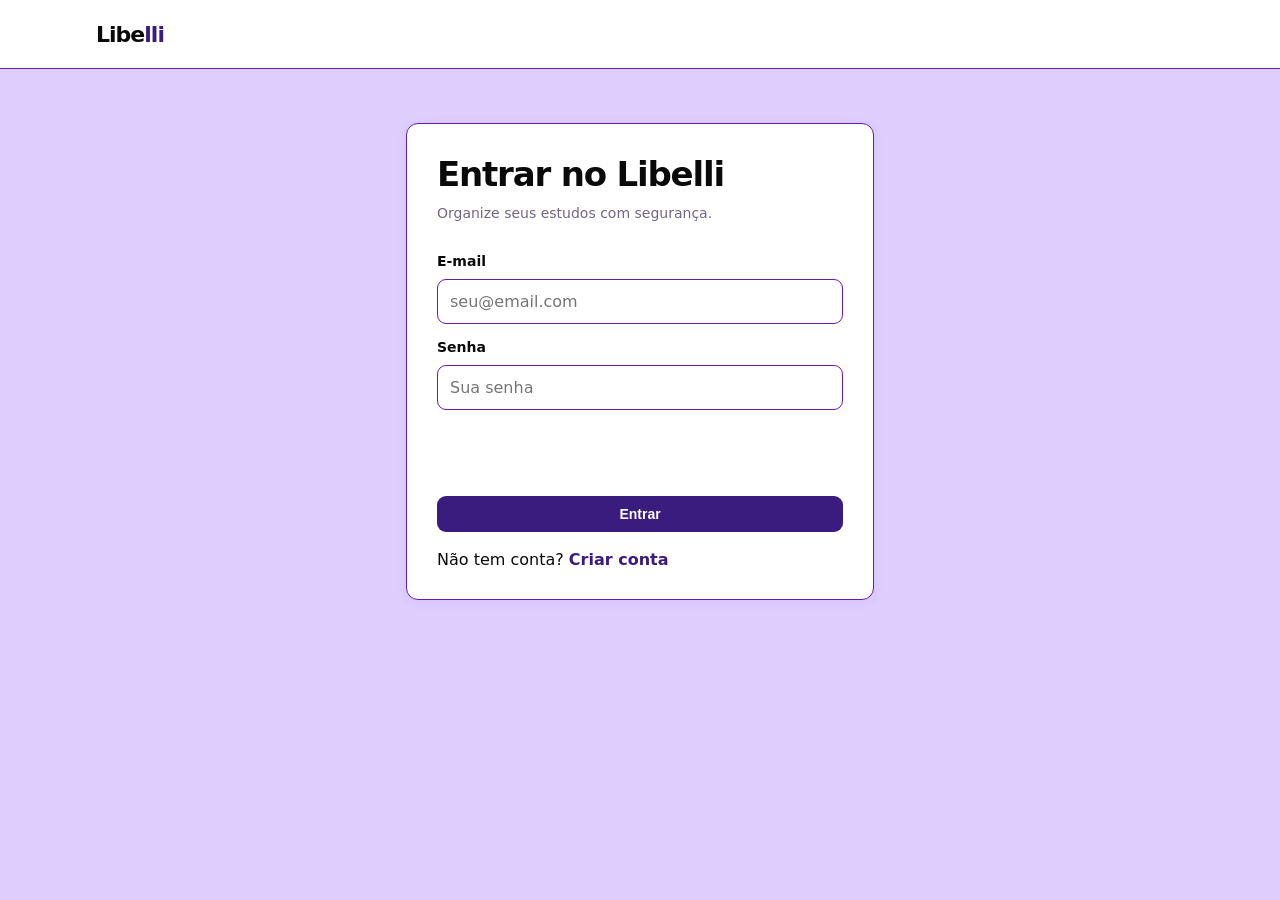
<file: frontend/index.html>
<html lang="eng">
  <head>
    <meta charset="utf-8" />
    <meta name="viewport" content="width=device-width, initial-scale=1" />
    <title>Libelli</title>
    <meta
      name="description"
      content="Gere resumos, atividades e explicações com a Libi IA e organize suas matérias."
    />
    <link rel="stylesheet" href="styles.css" />
  </head>
  <body>
    <header class="topbar">
      <div class="container">
        <a class="logo" href="index.html">Libe<span>lli</span></a>
        <nav class="main">
          <a data-nav href="index.html">Libi IA</a>
          <a data-nav href="materias.html">Matérias</a>
          <a data-nav href="estudos.html">Estudos</a>
    <a data-nav href="planos.html">Planos de estudo</a>
        </nav>
        <button class="icon-btn" id="theme-toggle" type="button" aria-label="Alternar tema" title="Alternar tema"><span class="theme-icon" aria-hidden="true"></span></button>
      </div>
    </header>

    <main class="container">
      <h1>Libi IA</h1>

      <div class="layout chat-layout">
        <aside class="card chat-sidebar" aria-label="Histórico de conversas">
          <div class="chat-sidebar-head">
            <h2>Conversas</h2>
            <button class="btn secondary" id="chat-new" type="button">Nova</button>
          </div>
          <div id="chat-conversations" class="chat-conversations">
            <p class="sub">Carregando histórico...</p>
          </div>
        </aside>
        <section class="card chat-panel">
          <h2 id="chat-current-title">Nova conversa</h2>
          <div id="chat">
            <div class="msg libi">
              Olá, eu sou a Libi! Diga o tema que você está estudando e eu monto um resumo ou uma
              lista de atividades.
            </div>
          </div>

          <div class="chips">
            <button class="chip" data-sugestao>Resuma a Revolução Francesa</button>
            <button class="chip" data-sugestao>10 questões de funções do 2º grau</button>
            <button class="chip" data-sugestao>Explique fotossíntese</button>
          </div>

          <div class="row">
            <textarea id="chat-input" rows="2" placeholder="Escreva o tema..."></textarea>
            <button class="btn" id="chat-send">Enviar</button>
          </div>
        </section>

        
      </div>
    </main>

    <nav class="bottom">
      <a data-nav href="index.html">Libi IA</a>

      <a data-nav href="materias.html">Matérias</a>
          <a data-nav href="estudos.html">Estudos</a>
    <a data-nav href="planos.html">Planos de estudo</a>
    </nav>

    <script src="api.js"></script>
    <script src="formatar_ia.js"></script>
    <script src="auth.js"></script>
    <script src="app.js"></script>
    <script src="chat.js"></script>
  </body>
</html>
</file>
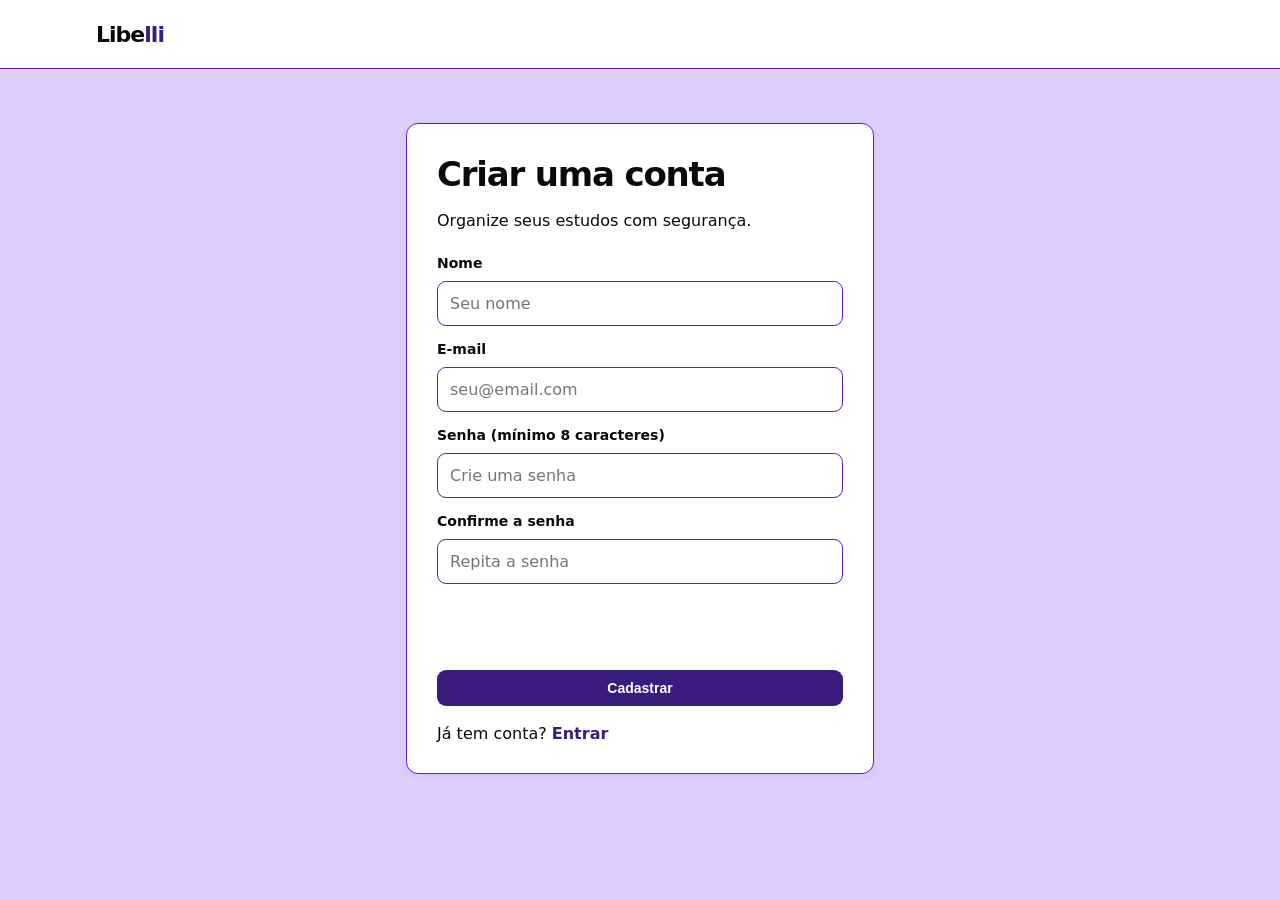
<file: frontend/cadastro.html>
<!DOCTYPE html>
<html lang="eng">
<head>
    <meta charset="utf-8" />
    <meta name="viewport" content="width=device-width, initial-scale=1" />
    <title>Criar conta</title>
    <link rel="stylesheet" href="styles.css" />
</head>
<body>

    <header class="topbar">
        <div class="container">
            <a class="logo" href="login.html">Libe<span>lli</span></a>
        </div>
    </header>

    <main class="container" style="max-width:500px; margin:6vh auto;">
        <section class="card auth-card">
            <h1>Criar uma conta</h1>
            <p>Organize seus estudos com segurança.</p>

            <form id="form-auth" class="auth-form">
                <label for="nome">Nome</label>
                <input id="nome" required maxlength="120" autocomplete="name" placeholder="Seu nome" />

                <label for="email">E-mail</label>
                <input id="email" type="email" required maxlength="150" autocomplete="email" placeholder="seu@email.com" />

                <label for="senha">Senha (mínimo 8 caracteres)</label>
                <input id="senha" type="password" required minlength="8" autocomplete="new-password" placeholder="Crie uma senha" />

                <label for="confirmar">Confirme a senha</label>
                <input id="confirmar" type="password" required minlength="8" autocomplete="new-password" placeholder="Repita a senha" />

                <p id="erro-auth" role="alert" aria-live="polite" style="color:#d04a4a; min-height:1.5em;"></p>

                <button class="btn" type="submit" id="botao-auth">Cadastrar</button>
            </form>

            <p style="margin-top:18px;">Já tem conta? <a href="login.html">Entrar</a></p>
        </section>
    </main>

    <script src="api.js"></script>
    <script src="autenticacao.js"></script>
</body>
</html>
</file>
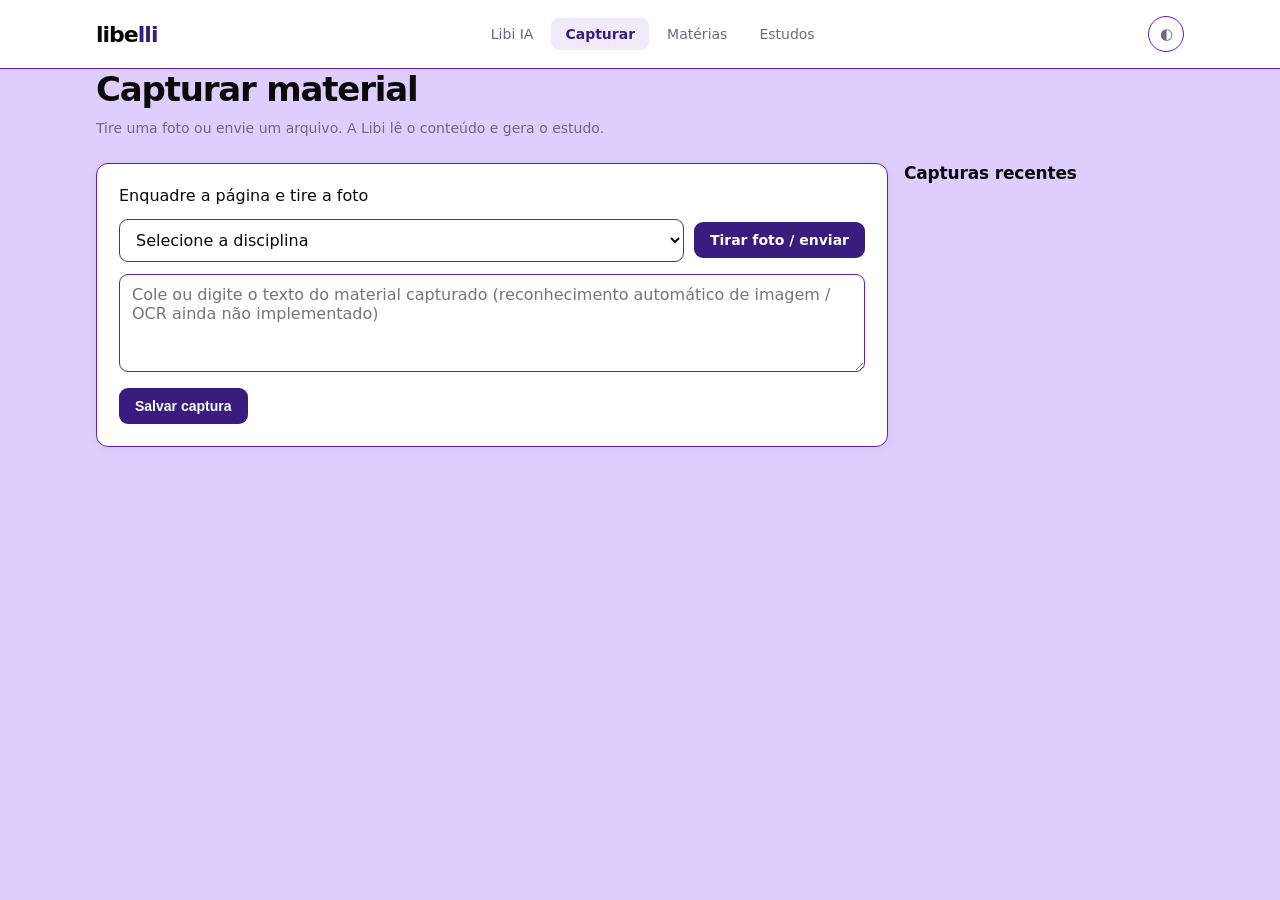
<file: frontend/capturar.html>
<!doctype html>
<html lang="pt-BR">
  <head>
    <meta charset="utf-8" />
    <meta name="viewport" content="width=device-width, initial-scale=1" />
    <title>Capturar material — Libelli</title>
    <meta
      name="description"
      content="Fotografe páginas de livros, cadernos e provas antigas para transformar em resumos e atividades."
    />
    <link rel="stylesheet" href="styles.css" />
  </head>
  <body>
    <header class="topbar">
      <div class="container">
        <a class="logo" href="index.html">libe<span>lli</span></a>
        <nav class="main">
          <a data-nav href="index.html">Libi IA</a>
          <a data-nav href="capturar.html">Capturar</a>
          <a data-nav href="materias.html">Matérias</a>
          <a data-nav href="estudos.html">Estudos</a>
        </nav>
        <button class="icon-btn" id="theme-toggle" aria-label="Alternar tema">◐</button>
      </div>
    </header>

    <main class="container">
      <h1>Capturar material</h1>
      <p class="sub">Tire uma foto ou envie um arquivo. A Libi lê o conteúdo e gera o estudo.</p>

      <div class="layout">
        <section class="card">
          <div class="frame" id="preview">Enquadre a página e tire a foto</div>

          <div class="row" style="margin-top: 14px">
            <select id="materia-captura" required>
              <option value="">Selecione a disciplina</option>
            </select>
            <label class="btn" for="file" style="white-space: nowrap">Tirar foto / enviar</label>
            <input
              id="file"
              type="file"
              accept="image/*"
              capture="environment"
              style="display: none"
            />
          </div>

          <textarea
            id="captura-texto"
            rows="4"
            placeholder="Cole ou digite o texto do material capturado (reconhecimento automático de imagem / OCR ainda não implementado)"
            style="margin-top: 12px"
          ></textarea>

          <div class="row" style="margin-top: 12px">
            <button class="btn" id="captura-salvar" type="button">Salvar captura</button>
          </div>
        </section>

        <aside>
          <h2>Capturas recentes</h2>
          <div class="list" id="capturas"></div>
        </aside>
      </div>
    </main>

    <nav class="bottom">
      <a data-nav href="index.html">Libi IA</a>
      <a data-nav href="capturar.html">Capturar</a>
      <a data-nav href="materias.html">Matérias</a>
          <a data-nav href="estudos.html">Estudos</a>
    </nav>

    <script src="api.js"></script>
    <script src="app.js"></script>
  </body>
</html>
</file>
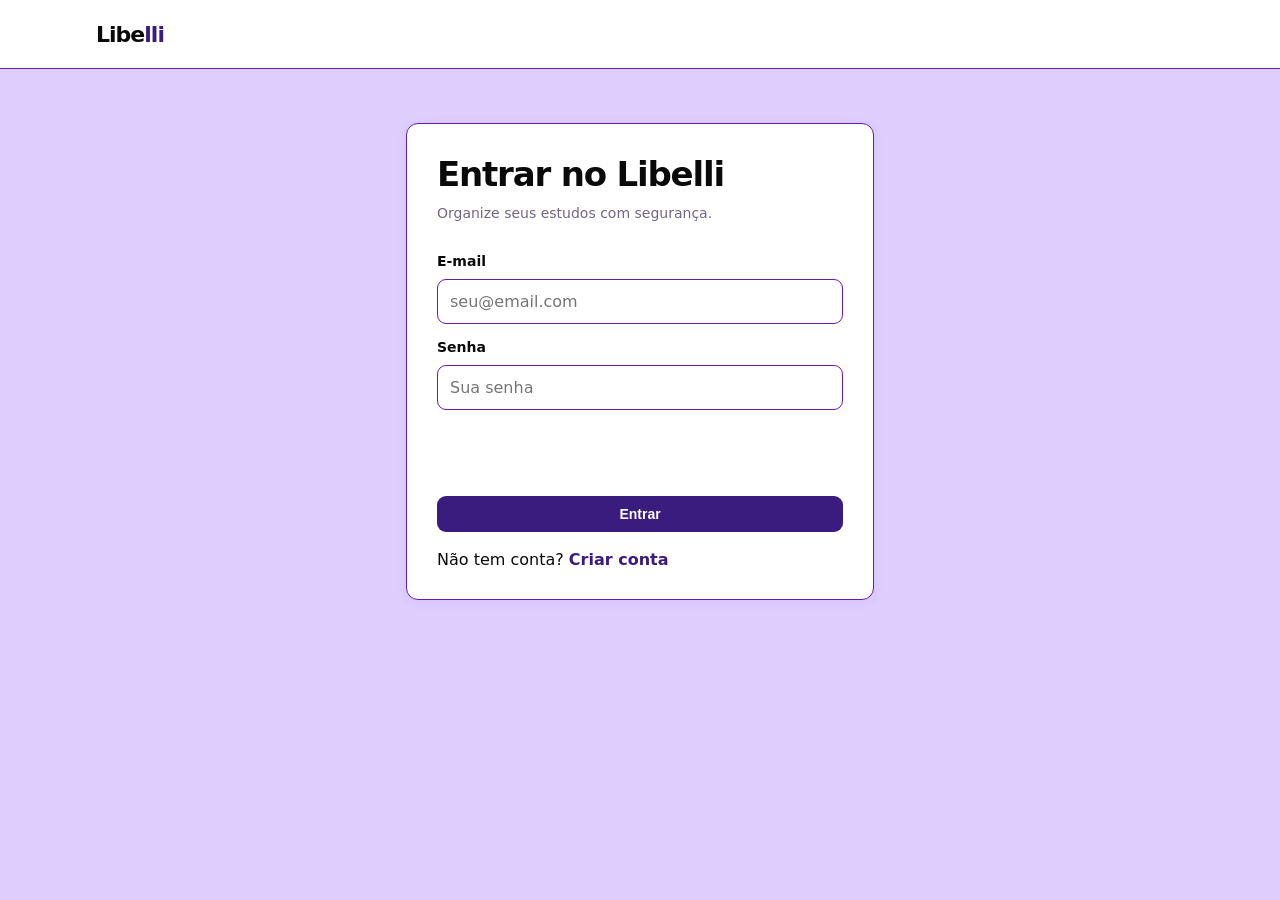
<file: frontend/estudos.html>
<html lang="eng">
<head>
  <meta charset="utf-8">
  <meta name="viewport" content="width=device-width, initial-scale=1">
  <title>Estudos</title>
  <link rel="stylesheet" href="styles.css">
</head>
<body>
<header class="topbar"><div class="container">
  <a class="logo" href="index.html">Libe<span>lli</span></a>
  <nav class="main">
    <a data-nav href="index.html">Libi IA</a>
    <a data-nav href="materias.html">Matérias</a>
    <a data-nav href="estudos.html">Estudos</a>
    <a data-nav href="planos.html">Planos de estudo</a>
  </nav>
  <button class="icon-btn" id="theme-toggle" type="button" aria-label="Alternar tema" title="Alternar tema"><span class="theme-icon" aria-hidden="true"></span></button>
</div></header>

<main class="container" id="estudos">
  <h1>Estudos</h1>
  <section class="card" style="margin-bottom:20px">
    <h2>Cadastrar conteúdo</h2>
    <form id="conteudo-form">
      <div class="row">
        <input id="conteudo-titulo" placeholder="Título do conteúdo" required>
        <select id="estudo-disciplina" required></select>
      </div>
      <textarea id="conteudo-texto" rows="5" placeholder="Digite o conteúdo estudado" required></textarea>
      <button class="btn" type="submit">Cadastrar conteúdo</button>
    </form>
  </section>

  <section class="card" style="margin-bottom:20px">
    <div class="row">
      <div class="grow">
        <h2>Meus conteúdos</h2>
        <p class="sub">Atualize, exclua ou gere materiais a partir de cada conteúdo.</p>
      </div>
      <button class="btn secondary" id="conteudo-carregar" type="button">Atualizar lista</button>
    </div>
    <div class="grid cards" id="conteudos"></div>
  </section>

  <section class="card" style="margin-bottom:20px">
    <h2>Buscar estudos</h2>
    <form id="busca-form">
      <div class="row">
        <input id="busca-termo" placeholder="Termo de busca">
        <select id="busca-disciplina"></select>
        <select id="busca-tipo">
          <option value="">Todos os tipos</option>
          <option value="conteudo">Conteúdo</option>
          <option value="comentario">Comentário</option>
          <option value="resumo">Resumo</option>
          <option value="quiz">Quiz</option>
          <option value="revisao">Revisão</option>
        </select>
      </div>
      <div class="row">
        <select id="busca-ordem">
          <option value="criado_em">Data</option>
          <option value="titulo">Título</option>
          <option value="tipo">Tipo</option>
          <option value="disciplina">Disciplina</option>
        </select>
        <select id="busca-direcao">
          <option value="desc">Decrescente</option>
          <option value="asc">Crescente</option>
        </select>
        <button class="btn" type="submit">Pesquisar</button>
      </div>
    </form>
    <div class="list" id="resultados-busca" style="margin-top:14px"></div>
  </section>

  <section class="card" style="margin-bottom:20px">
    <h2>Comentários de estudo</h2>
    <form id="comentario-form">
      <div class="row">
        <input id="comentario-titulo" placeholder="Título do comentário" required>
        <select id="comentario-disciplina" required></select>
      </div>
      <textarea id="comentario-texto" rows="3" placeholder="Anotações ou observações" required></textarea>
      <button class="btn" type="submit">Salvar comentário</button>
    </form>
    <div class="list" id="comentarios-lista" style="margin-top:14px"></div>
  </section>

  <section class="card">
    <h2>Materiais gerados e revisões</h2>
    <p class="sub">Consulte, edite ou remova resumos, quizzes e revisões.</p>
    <div class="list" id="materiais-gerados"></div>
  </section>
</main>

<nav class="bottom">
  <a data-nav href="index.html">Libi IA</a>

  <a data-nav href="materias.html">Matérias</a>
  <a data-nav href="estudos.html">Estudos</a>
    <a data-nav href="planos.html">Planos de estudo</a>
</nav>

<script src="api.js"></script>
<script src="formatar_ia.js"></script>
<script src="auth.js"></script>
<script src="app.js"></script>
</body>
</html>
</file>
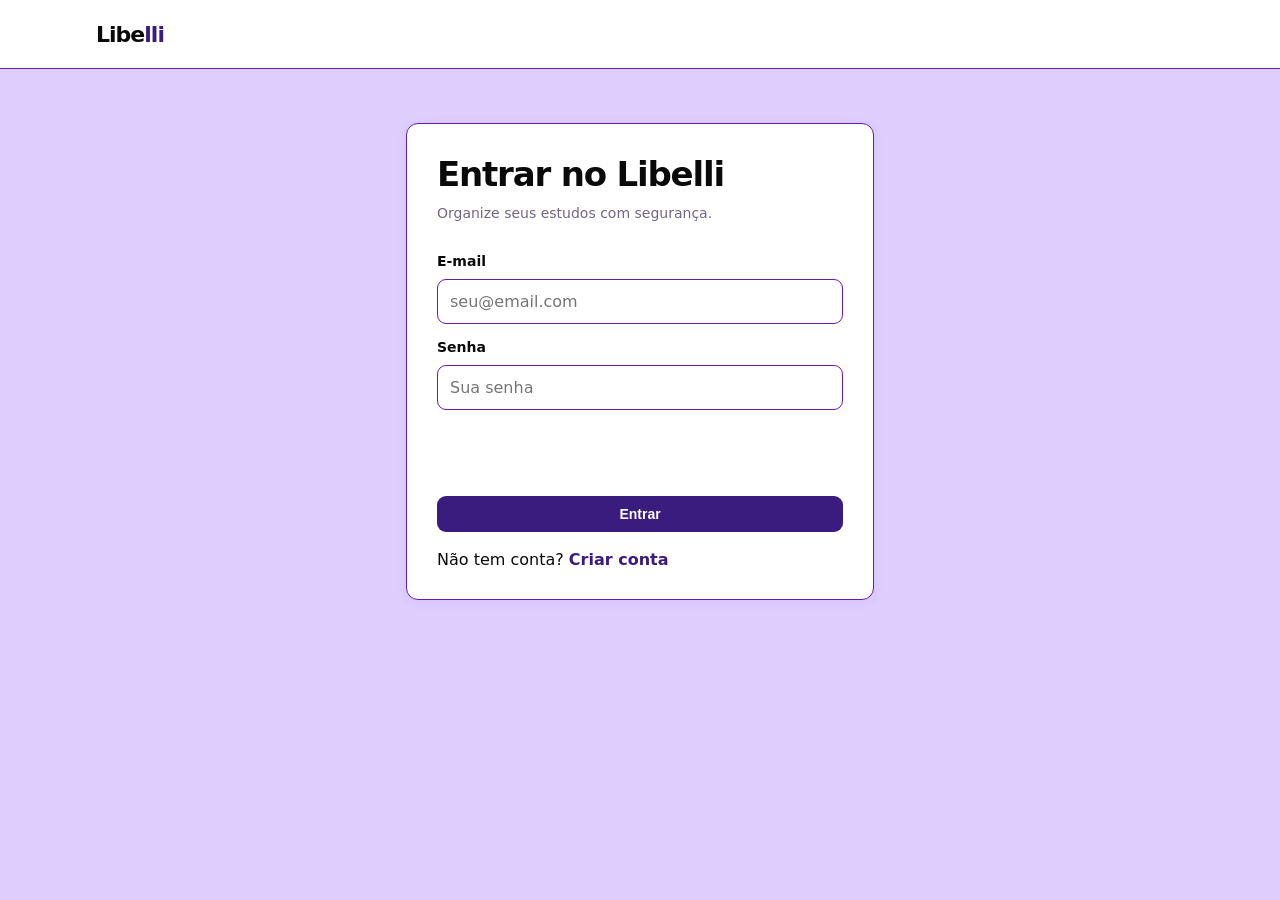
<file: frontend/login.html>
<!DOCTYPE html>
<html lang="eng">
<head>
    <meta charset="utf-8" />
    <meta name="viewport" content="width=device-width, initial-scale=1" />
    <title>Entrar</title>
    <link rel="stylesheet" href="styles.css" />
</head>
<body>
    <header class="topbar">
        <div class="container">
            <a class="logo" href="login.html">Libe<span>lli</span></a>
        </div>
    </header>
    <main class="container" style="max-width:500px; margin:6vh auto;">
        <section class="card auth-card">
            <h1>Entrar no Libelli</h1>
            <p class="sub">Organize seus estudos com segurança.</p>

            <form id="form-auth" class="auth-form">
                <label for="email">E-mail</label>
                <input id="email" type="email" required autocomplete="email" placeholder="seu@email.com" />

                <label for="senha">Senha</label>
                <input id="senha" type="password" required autocomplete="current-password" placeholder="Sua senha" />

                <p id="erro-auth" role="alert" aria-live="polite" style="color:#d04a4a; min-height:1.5em;"></p>

                <button class="btn" type="submit" id="botao-auth">Entrar</button>
            </form>

            <p style="margin-top:18px;">Não tem conta? <a href="cadastro.html">Criar conta</a></p>
        </section>
    </main>

    <script src="api.js"></script>
    <script src="autenticacao.js"></script>
</body>
</html>
</file>
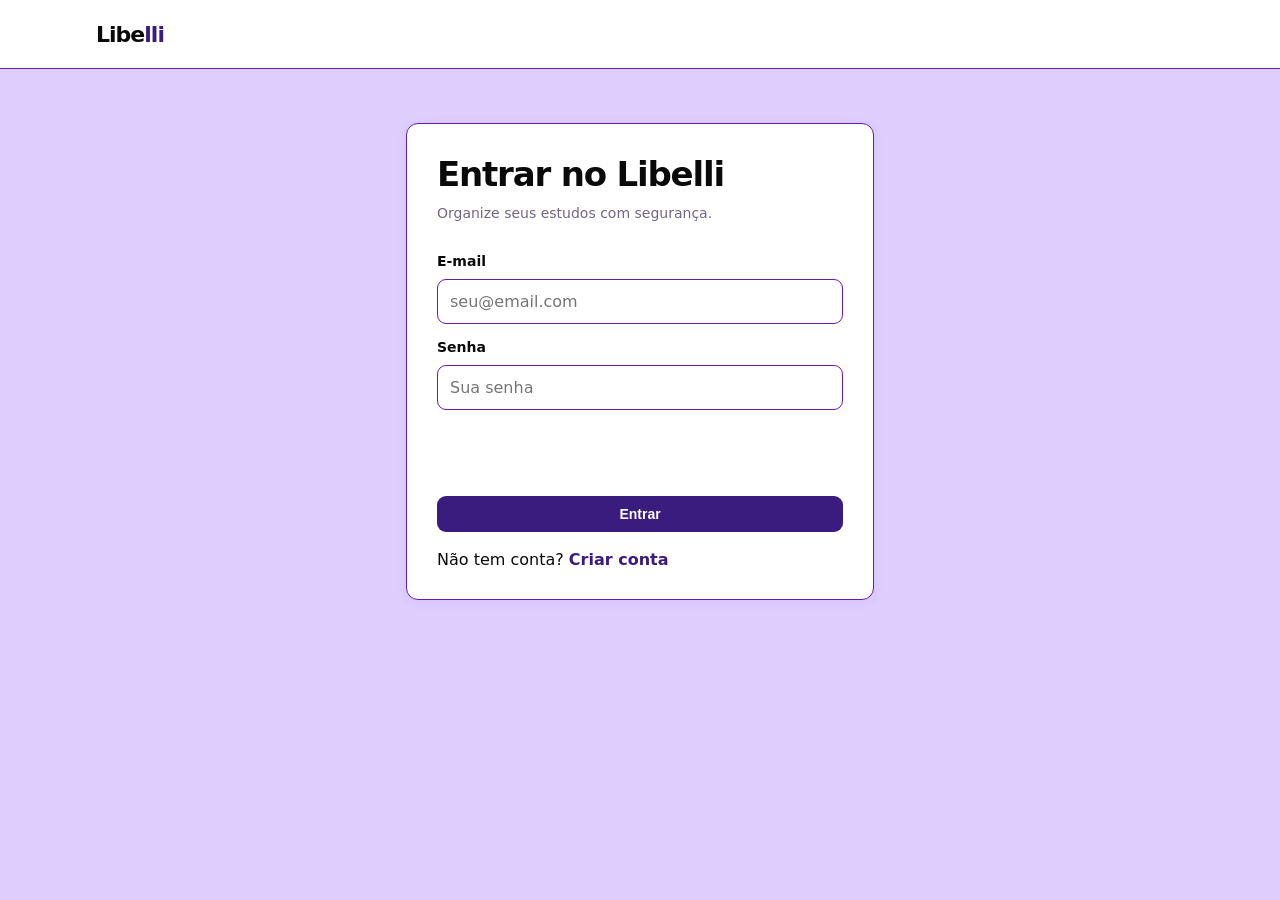
<file: frontend/materias.html>
<html lang="eng">
<head>
  <meta charset="utf-8">
  <meta name="viewport" content="width=device-width, initial-scale=1">
  <title>Matérias</title>
  <link rel="stylesheet" href="styles.css">
</head>
<body>
<header class="topbar"><div class="container">
  <a class="logo" href="index.html">Libe<span>lli</span></a>
  <nav class="main">
    <a data-nav href="index.html">Libi IA</a>

    <a data-nav href="materias.html">Matérias</a>
    <a data-nav href="estudos.html">Estudos</a>
    <a data-nav href="planos.html">Planos de estudo</a>
  </nav>
  <button class="icon-btn" id="theme-toggle" type="button" aria-label="Alternar tema" title="Alternar tema"><span class="theme-icon" aria-hidden="true"></span></button>
</div></header>

<main class="container">
  <h1>Minhas matérias</h1>
  <p class="sub" id="materias-count"></p>

  <form class="card row" id="materia-form" style="margin-bottom:20px">
    <input id="materia-nome" placeholder="Nome da matéria" required>
    <input id="materia-topicos" type="number" min="0" placeholder="Tópicos" style="max-width:120px">
    <button class="btn" type="submit">Cadastrar</button>
  </form>

  <div class="grid cards" id="materias"></div>
</main>

<nav class="bottom">
  <a data-nav href="index.html">Libi IA</a>

  <a data-nav href="materias.html">Matérias</a>
  <a data-nav href="estudos.html">Estudos</a>
    <a data-nav href="planos.html">Planos de estudo</a>
</nav>

<script src="api.js"></script>
<script src="formatar_ia.js"></script>
<script src="auth.js"></script>
<script src="app.js"></script>
</body>
</html>
</file>
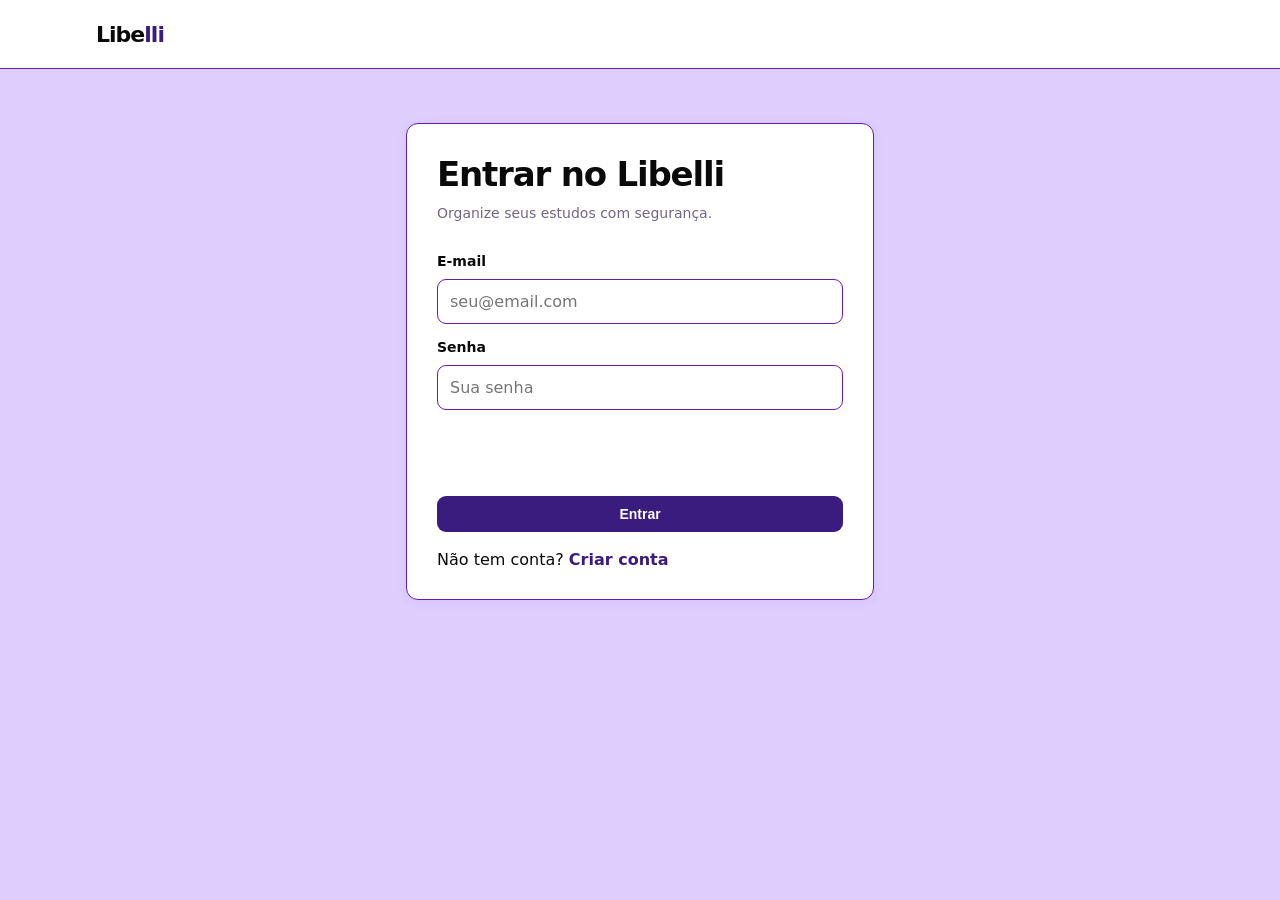
<file: frontend/planos.html>
<html lang="eng">
<head>
  <meta charset="utf-8">
  <meta name="viewport" content="width=device-width, initial-scale=1">
  <title>Planos de estudo</title>
  <link rel="stylesheet" href="styles.css">
</head>
<body>
<header class="topbar"><div class="container">
  <a class="logo" href="index.html">Libe<span>lli</span></a>
  <nav class="main">
    <a data-nav href="index.html">Libi IA</a>
    <a data-nav href="materias.html">Matérias</a>
    <a data-nav href="estudos.html">Estudos</a>
    <a data-nav href="planos.html">Planos de estudo</a>
  </nav>
  <button class="icon-btn" id="theme-toggle" type="button" aria-label="Alternar tema" title="Alternar tema"><span class="theme-icon" aria-hidden="true"></span></button>
</div></header>

<main class="container" id="plano-pagina">
  <h1>Planos de estudo</h1>

  <section class="card" style="margin-bottom:20px">
    <h2>Gerar um novo plano</h2>
    <form id="plano-form" class="plano-form">
      <div class="plano-campos">
        <label>Matéria
          <select id="plano-disciplina" required><option value="">carregando matérias...</option></select>
        </label>
        <label>Assunto
          <input id="plano-tema" placeholder="Ex.: Funções do 2º grau" minlength="3" maxlength="200" required>
        </label>
        <label>Quantidade de dias (1 a 30)
          <input id="plano-dias" type="number" min="1" max="30" step="1" value="7" required>
        </label>
        <label>Minutos disponíveis por dia (15 a 480)
          <input id="plano-minutos" type="number" min="15" max="480" step="1" value="60" required>
        </label>
        <label>Nível de dificuldade
          <select id="plano-dificuldade" required>
            <option value="iniciante">Iniciante</option>
            <option value="intermediario">Intermediário</option>
            <option value="avancado">Avançado</option>
          </select>
        </label>
      </div>
      <div class="row plano-acoes">
        <button id="plano-gerar" class="btn" type="submit">Gerar e salvar plano</button>
        <span id="plano-status" class="meta" role="status" aria-live="polite"></span>
      </div>
    </form>
  </section>

  <section class="card" style="margin-bottom:20px" id="plano-atual" hidden>
    <h2 id="plano-atual-titulo">Plano gerado</h2>
    <p class="sub" id="plano-atual-meta"></p>
    <div id="plano-atual-texto"></div>
  </section>

  <section class="card">
    <div class="row plano-acoes">
      <h2>Meus planos salvos</h2>
      <button class="btn secondary" type="button" id="planos-atualizar">Atualizar</button>
    </div>
    <div id="planos-lista" class="list"><p class="sub">Carregando...</p></div>
  </section>
</main>

<nav class="bottom">
  <a data-nav href="index.html">Libi IA</a>
  <a data-nav href="materias.html">Matérias</a>
  <a data-nav href="estudos.html">Estudos</a>
  <a data-nav href="planos.html">Plano inteligente</a>
</nav>
<script src="api.js"></script>
<script src="formatar_ia.js"></script>
<script src="auth.js"></script>
<script src="app.js"></script>
<script src="planos.js"></script>
</body>
</html>
</file>
<file: frontend/styles.css>
:root {
  color-scheme: light;
  --bg: #decefe;
  --card: #ffffff;
  --text: #0a0a0a;
  --muted: #706781;
  --border: #641bb2;
  --brand: #3a1c7e;
  --brand-hover: #5531a8;
  --brand-soft: #f0eafb;
  --radius: 12px;
  --shadow: 0 2px 12px rgba(62, 34, 105, .055);
}
[data-theme="dark"] {
  color-scheme: dark;
  --bg: #190d1e;
  --card: #0c0910;
  --text: #f6f2fb;
  --muted: #b4a8c5;
  --border: #641bb2;
  --brand: #b69afb;
  --brand-hover: #614a96;
  --brand-soft: #37264d;
  --shadow: none;
}

  * { box-sizing: border-box; }
  
  body {
    margin: 0;
    font-family: system-ui, -apple-system, "Segoe UI", Roboto, sans-serif;
    background: var(--bg);
    color: var(--text);
  }
  
  a { color: inherit; text-decoration: none; }
  
  .container { max-width: 1120px; margin: 0 auto; padding: 0 16px; }
  
  header.topbar {
    position: sticky;
    top: 0;
    z-index: 20;
    background: var(--card);
    backdrop-filter: blur(10px);
    border-bottom: 1px solid var(--border);
  }
  .topbar .container {
    display: flex;
    align-items: center;
    justify-content: space-between;
    height: 68px;
    gap: 16px;
  }
  .logo { font-size: 22px; font-weight: 800; letter-spacing: -0.045em; }
  .logo span { color: var(--brand); }
  
  nav.main { display: flex; gap: 4px; }
  nav.main a {
    padding: 8px 14px;
    border-radius: 8px;
    font-size: 14px;
    font-weight: 500;
    color: var(--muted);
  }
  nav.main a:hover { background: var(--brand-soft); color: var(--text); }
  nav.main a.active { background: var(--brand-soft); color: var(--brand); font-weight: 700; }
  
  .icon-btn {
    width: 36px; height: 36px;
    border-radius: 999px;
    border: 1px solid var(--border);
    background: transparent;
    color: var(--muted);
    cursor: pointer;
    font-size: 15px;
  }
  
  main { padding: 38px 0 96px; }
  
  h1 { font-size: clamp(27px, 3vw, 34px); margin: 0 0 8px; letter-spacing: -0.035em; line-height: 1.2; }
  h2 { font-size: 17px; margin: 0 0 16px; letter-spacing: -.01em; }
  p.sub { margin: 0 0 24px; color: var(--muted); font-size: 14px; line-height: 1.5; }
  
  .card {
    background: var(--card);
    border: 1px solid var(--border);
    border-radius: var(--radius);
    padding: 22px;
    box-shadow: var(--shadow);
  }
  
  .grid { display: grid; gap: 18px; }
  .grid.cards { grid-template-columns: repeat(auto-fill, minmax(245px, 1fr)); }
  .layout { display: grid; gap: 16px; grid-template-columns: 1fr; }
  @media (min-width: 900px) { .layout { grid-template-columns: 1fr 280px; } }
  .layout.layout-full { grid-template-columns: minmax(0, 1fr); }
  
  .btn {
    border: none;
    border-radius: 9px;
    background: var(--brand);
    color: #fff;
    padding: 10px 16px;
    font-size: 14px;
  font-weight: 600;
  cursor: pointer;
  transition: background .15s ease, transform .15s ease;
}
.btn.secondary { background: var(--brand-soft); color: var(--brand); }
.btn:hover { background: var(--brand-hover); }
.btn.secondary:hover { background: var(--border); }
.btn:active { transform: translateY(1px); }

input, textarea, select {
  width: 100%;
  padding: 10px 12px;
  border-radius: 9px;
  border: 1px solid var(--border);
  background: var(--card);
  color: var(--text);
  font: inherit;
  outline: none;
}
input:focus, textarea:focus, select:focus { border-color: var(--brand); box-shadow: 0 0 0 3px var(--brand-soft); }

.row { display: flex; gap: 10px; align-items: center; flex-wrap: wrap; }
.row > input, .row > select { flex: 1 1 180px; min-width: 0; }
.row > .grow { flex: 1; min-width: 0; }
#conteudo-form textarea, #comentario-form textarea { display: block; margin: 12px 0; resize: vertical; }

.chips { display: flex; flex-wrap: wrap; gap: 8px; margin-bottom: 14px; }
.chip {
  border: 1px solid var(--border);
  background: transparent;
  color: var(--muted);
  border-radius: 999px;
  padding: 7px 14px;
  font-size: 13px;
  cursor: pointer;
}
.chip.active { background: var(--brand); border-color: var(--brand); color: #fff; }

#chat {
  height: min(55vh, 510px);
  min-height: 320px;
  overflow-y: auto;
  display: flex;
  flex-direction: column;
  gap: 10px;
  padding: 16px;
  background: var(--bg);
  border: 1px solid var(--border);
  border-radius: 12px;
  margin-bottom: 14px;
}
.msg {
  max-width: 82%;
  padding: 10px 14px;
  border-radius: 14px;
  font-size: 14px;
  line-height: 1.5;
  white-space: pre-wrap;
}
.msg.libi { background: var(--brand-soft); }
.msg.user { align-self: flex-end; background: var(--brand); color: #fff; }

.list { display: flex; flex-direction: column; gap: 10px; }
.item {
  display: flex;
  align-items: center;
  gap: 12px;
  border: 1px solid var(--border);
  border-radius: 12px;
  padding: 12px;
  background: var(--card);
}
.item strong { font-size: 14px; font-weight: 600; }
.item small { color: var(--muted); font-size: 12px; }
.item .grow { flex: 1; min-width: 0; }
.link-danger { background: none; border: none; color: var(--muted); cursor: pointer; font-size: 14px; }
.link-danger:hover { color: #e11d48; }

.bar { height: 8px; border-radius: 999px; background: var(--brand-soft); overflow: hidden; margin: 14px 0 6px; }
.bar > i { display: block; height: 100%; background: var(--brand); }
.meta { display: flex; justify-content: space-between; font-size: 12px; color: var(--muted); }
.dot { width: 36px; height: 36px; border-radius: 10px; }

nav.bottom {
  position: fixed;
  inset: auto 0 0 0;
  display: none;
  background: var(--card);
  border-top: 1px solid var(--border);
}
nav.bottom a {
  flex: 1;
  text-align: center;
  padding: 10px 0;
  font-size: 12px;
  color: var(--muted);
}
nav.bottom a.active { color: var(--brand); font-weight: 600; }
@media (max-width: 720px) {
  nav.main { display: none; }
  nav.bottom { display: flex; }
}

.conteudo-ia { display: block; white-space: normal; overflow-wrap: anywhere; line-height: 1.6; font-size: 14px; }
.conteudo-ia p { margin: 0 0 0.65rem; }
.conteudo-ia p:last-child { margin-bottom: 0; }
.conteudo-ia h2, .conteudo-ia h3, .conteudo-ia h4, .conteudo-ia h5 { margin: 0.8rem 0 0.35rem; font-size: 1em; color: var(--text); }
.conteudo-ia h2 { font-size: 1.12em; }
.conteudo-ia ul, .conteudo-ia ol { margin: 0.25rem 0 0.75rem; padding-left: 1.5rem; }
.conteudo-ia li { margin: 0.2rem 0; }
.conteudo-ia pre { white-space: pre-wrap; overflow-x: auto; padding: 0.7rem; background: var(--bg); border-radius: 8px; }
.conteudo-ia code { font-family: Consolas, monospace; font-size: 0.93em; }
.conteudo-ia .ia-matematica { font-family: inherit; white-space: normal; }
.item .meta.conteudo-ia { display: block; justify-content: initial; font-size: 14px; color: var(--text); margin-top: 8px; }
.msg.libi.conteudo-ia { white-space: normal; }

.auth-form {display:flex; flex-direction:column; gap:10px; margin-top:20px}
.auth-form input {width:100%; box-sizing:border-box; padding:12px; border-radius:8px; border:1px solid #aaa; background:var(--card, transparent); color:inherit}
.auth-form label {font-weight:600; margin-top:5px}
.auth-form .btn {margin-top:10px}

.plano-campos { display: grid; grid-template-columns: repeat(2, minmax(0, 1fr)); gap: 14px; }
.plano-campos label { display: flex; flex-direction: column; gap: 6px; font-size: 14px; font-weight: 600; }
.plano-acoes { margin-top: 14px; flex-wrap: wrap; justify-content: space-between; }
.plano-acoes h2 { margin-bottom: 0; }
.plano-item { gap: 12px; flex-wrap: wrap; }
#plano-atual[hidden] { display: none; }
@media (max-width: 640px) {
  .plano-campos { grid-template-columns: 1fr; }
  .plano-item .grow { flex-basis: 100%; }
}

.card + .card { margin-top: 18px; }
.card > :last-child { margin-bottom: 0; }
.item { align-items: flex-start; }
.item .row { margin-top: 10px; }
.meta { line-height: 1.5; }
button, a, input, select, textarea { -webkit-tap-highlight-color: transparent; }
button:focus-visible, a:focus-visible { outline: 3px solid var(--brand); outline-offset: 3px; }
.icon-btn:hover { color: var(--brand); background: var(--brand-soft); }
.chip.active { font-weight: 650; }
.chip:hover:not(.active) { color: var(--text); background: var(--brand-soft); }
.msg.libi { border: 1px solid var(--border); }
.msg.user { background: var(--brand); color: #fff; }
#chat-input { min-height: 72px; resize: vertical; }
.auth-card { padding: 30px; }
.auth-card a:not(.logo) { color: var(--brand); font-weight: 650; }
.auth-form input { border-color: var(--border); border-radius: 9px; padding: 12px; background: var(--card); }
.auth-form label { color: var(--text); font-size: 14px; }
.plano-item { padding: 16px; }
@media (max-width: 720px) {
  .container { padding-inline: 16px; }
  main { padding-top: 26px; }
  .topbar .container { height: 60px; }
  .card { padding: 17px; }
  nav.bottom { z-index: 30; padding-bottom: env(safe-area-inset-bottom); }
  nav.bottom a { padding: 14px 2px; }
  #chat { min-height: 290px; height: 48vh; }
  #chat-input { flex: 1 1 100%; }
  #chat-send { width: 100%; }
}
@media (prefers-reduced-motion: reduce) {
  .btn { transition: none; }
}

[data-theme="dark"] .btn:not(.secondary),
[data-theme="dark"] .chip.active,
[data-theme="dark"] .msg.user {
  color: #21142f;
}


.chat-layout {
  grid-template-columns: minmax(210px, 270px) minmax(0, 1fr)           ;
  align-items: start;
}
.chat-sidebar { padding: 16px; }
.chat-sidebar-head { display: flex; align-items: center; justify-content: space-between; gap: 8px; margin-bottom: 14px; }
.chat-sidebar-head h2, .chat-panel > h2 { margin: 0; }
.chat-panel > h2 { margin-bottom: 16px; overflow-wrap: anywhere; }
.chat-sidebar-head .btn { padding: 8px 12px; }
.chat-conversations { display: flex; flex-direction: column; gap: 8px; }
.chat-conversation { display: flex; align-items: center; gap: 4px; border-radius: 9px; }
.chat-conversation.active { background: var(--brand-soft); }
.chat-conversation-open { flex: 1; min-width: 0; padding: 10px; border: 0; border-radius: 9px; background: transparent; color: var(--text); text-align: left; cursor: pointer; overflow-wrap: anywhere; }
.chat-conversation-open:hover { background: var(--brand-soft); }
.chat-conversation.active .chat-conversation-open { color: var(--brand); font-weight: 700; }
.chat-conversation-delete { padding: 8px; background: transparent; color: var(--muted); border: 0; cursor: pointer; }
.chat-conversation-delete:hover { color: #df3964; }
.chat-panel #chat { height: min(52vh, 520px); }
#chat-send:disabled, #chat-new:disabled { cursor: wait; opacity: .65; }
@media (max-width: 760px) {
  .chat-layout { grid-template-columns: 1fr           ; }
  .chat-conversations { max-height: 155px; overflow-y: auto; }
  .chat-panel #chat { min-height: 280px; }
}


                                                       
#theme-toggle {
  display: inline-flex;
  align-items: center;
  justify-content: center;
  flex: 0 0 36px;
}

#theme-toggle .theme-icon {
  display: block;
  width: 18px;
  height: 18px;
  background-color: currentColor;
  -webkit-mask: url("moon-solid-full.svg") center / contain no-repeat;
  mask: url("moon-solid-full.svg") center / contain no-repeat;
}
</file>
